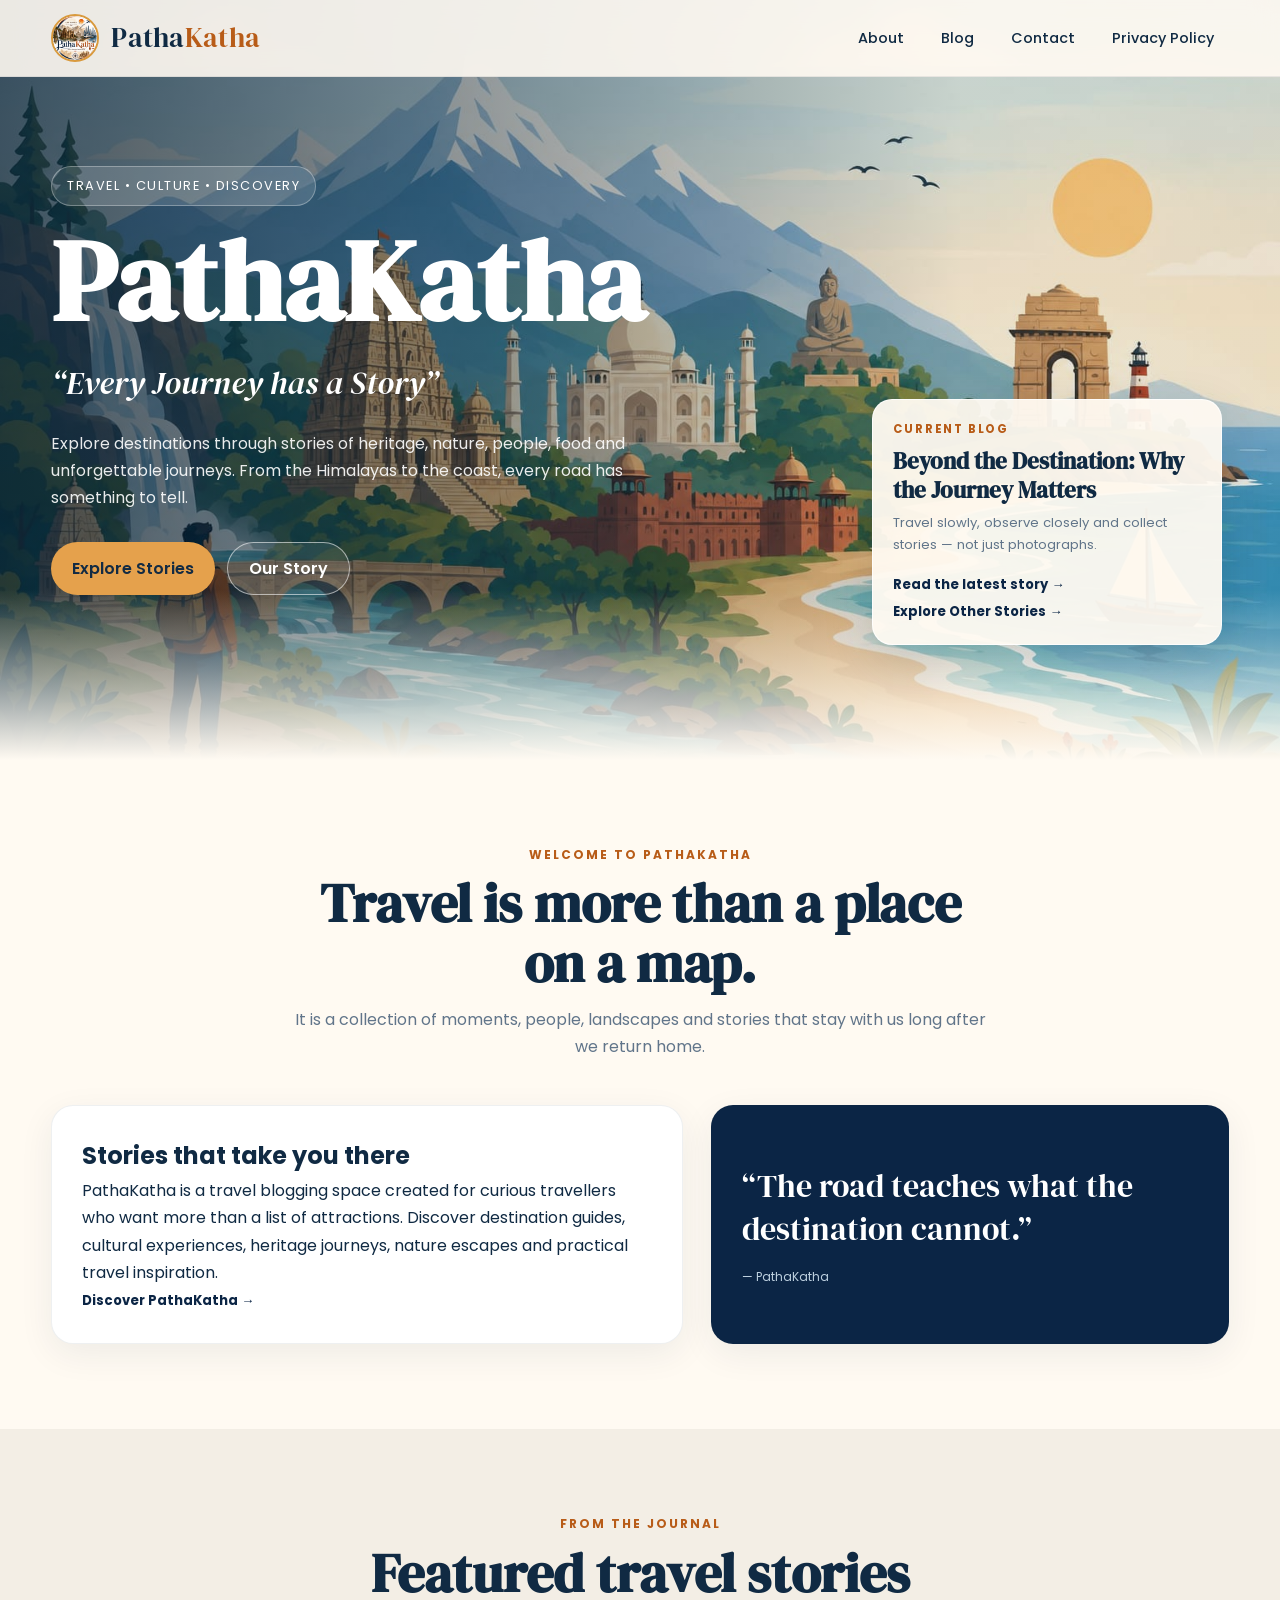
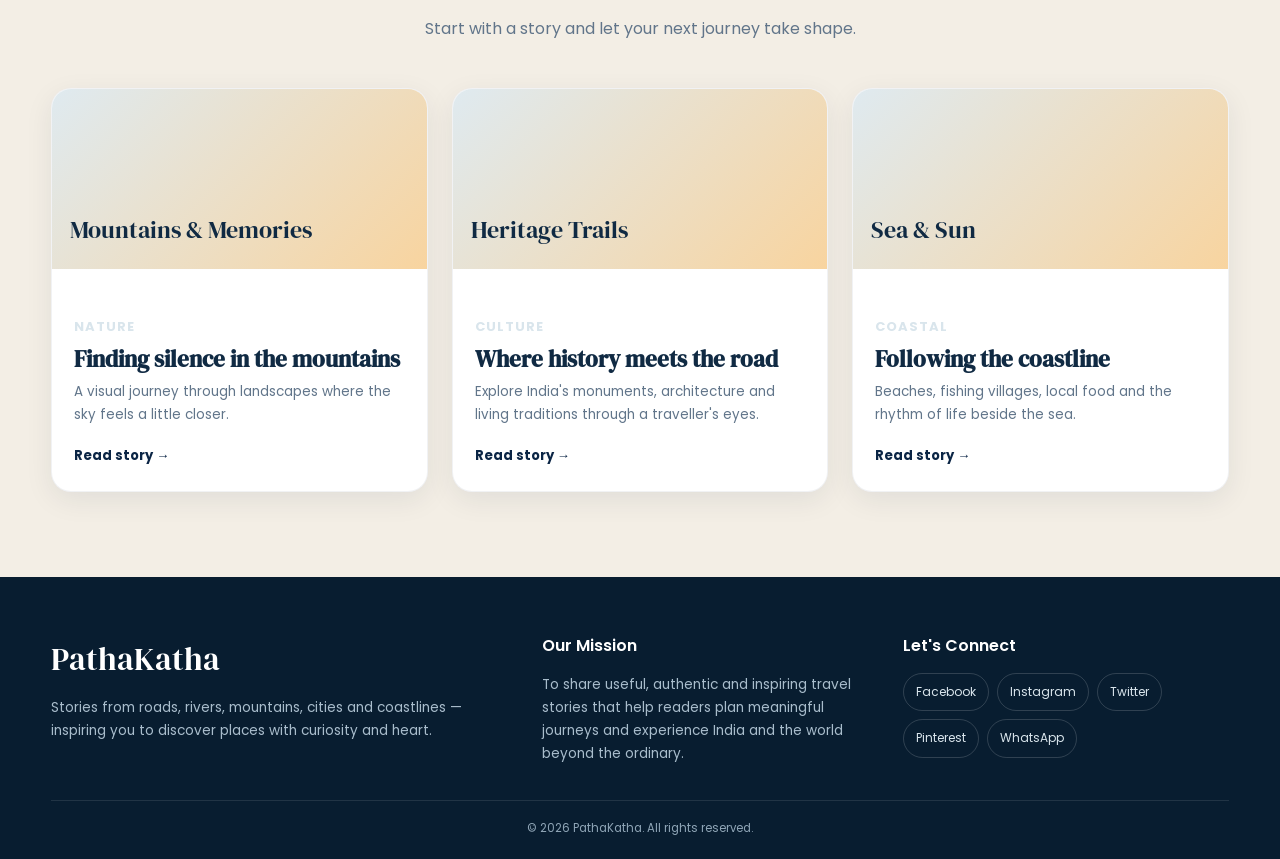
<file: index.html>
<!DOCTYPE html>
<html lang="en">
<head>
  <!-- Google tag (gtag.js) -->
<script async src="https://www.googletagmanager.com/gtag/js?id=G-SGMD348HNW"></script>
<script>
  window.dataLayer = window.dataLayer || [];
  function gtag(){dataLayer.push(arguments);}
  gtag('js', new Date());

  gtag('config', 'G-SGMD348HNW');
</script>
<meta charset="UTF-8">
<meta name="viewport" content="width=device-width, initial-scale=1.0">
<title>PathaKatha | Every Journey has a Story</title>
<meta name="description" content="PathaKatha travel blog — inspiring travel stories, India travel guides, culture, heritage, mountains, beaches and nature.">
<meta name="keywords" content="travel blog, PathaKatha, India travel, travel stories, Indian destinations, travel guide, tourism, heritage, mountains, beaches, culture">
<meta name="robots" content="index, follow">
<link rel="canonical" href="https://example.com/PathaKatha-|-every-journey-has-a-story.html">
<link rel="icon" type="image/jpeg" href="Icon.jpeg">
<link rel="stylesheet" href="style.css">
</head>
<body>
<header class="site-header">
  <div class="container navbar">
    <a class="brand" href="index.html" aria-label="PathaKatha Home">
      <img src="Icon.jpeg" alt="PathaKatha travel blog logo">
      <span class="brand-name">Patha<span>Katha</span></span>
    </a>
    <button class="menu-toggle" aria-label="Open navigation" aria-expanded="false" onclick="toggleMenu()">☰</button>
    <nav aria-label="Main navigation">
      <ul class="nav-links" id="navLinks">
        <li><a href="about.html">About</a></li>
        <li><a href="menu-blog.html">Blog</a></li>
        <li><a href="contact.html">Contact</a></li>
        <li><a href="privacy.html">Privacy Policy</a></li>
      </ul>
    </nav>
  </div>
</header>

<main>
<section class="hero" aria-label="PathaKatha travel stories">
  <div class="container">
    <div class="hero-content">
      <div class="eyebrow">Travel • Culture • Discovery</div>
      <h1>PathaKatha</h1>
      <div class="hero-subtitle">“Every Journey has a Story”</div>
      <p class="hero-copy">Explore destinations through stories of heritage, nature, people, food and unforgettable journeys. From the Himalayas to the coast, every road has something to tell.</p>
      <div class="cta-row">
        <a class="btn btn-primary" href="blog.html">Explore Stories</a>
        <a class="btn btn-light" href="about.html">Our Story</a>
      </div>
    </div>
  </div>
  <aside class="current-blog" aria-label="Current Blog">
    <div class="current-label">Current Blog</div>
    <h3>Beyond the Destination: Why the Journey Matters</h3>
    <p>Travel slowly, observe closely and collect stories — not just photographs.</p>
    <a class="read-link" href="blog.html">Read the latest story →</a><br>
<a class="read-link" href="menu-blog.html">Explore Other Stories →</a>
  </aside>
</section>

<section class="section">
  <div class="container">
    <div class="section-title">
      <div class="kicker">Welcome to PathaKatha</div>
      <h2>Travel is more than a place on a map.</h2>
      <p>It is a collection of moments, people, landscapes and stories that stay with us long after we return home.</p>
    </div>
    <div class="intro-grid">
      <article class="card">
        <h2>Stories that take you there</h2>
        <p>PathaKatha is a travel blogging space created for curious travellers who want more than a list of attractions. Discover destination guides, cultural experiences, heritage journeys, nature escapes and practical travel inspiration.</p>
        <a class="read-link" href="about.html">Discover PathaKatha →</a>
      </article>
      <article class="card quote-card">
        <blockquote>“The road teaches what the destination cannot.”<cite>— PathaKatha</cite></blockquote>
      </article>
    </div>
  </div>
</section>

<section class="section" style="background:#f3eee5">
  <div class="container">
    <div class="section-title">
      <div class="kicker">From the Journal</div>
      <h2>Featured travel stories</h2>
      <p>Start with a story and let your next journey take shape.</p>
    </div>
    <div class="blog-grid">
      <article class="blog-card"><div class="blog-thumb">Mountains & Memories</div><div class="blog-body"><div class="blog-meta">Nature</div><h3>Finding silence in the mountains</h3><p>A visual journey through landscapes where the sky feels a little closer.</p><a class="read-link" href="blog.html">Read story →</a></div></article>
      <article class="blog-card"><div class="blog-thumb">Heritage Trails</div><div class="blog-body"><div class="blog-meta">Culture</div><h3>Where history meets the road</h3><p>Explore India's monuments, architecture and living traditions through a traveller's eyes.</p><a class="read-link" href="blog.html">Read story →</a></div></article>
      <article class="blog-card"><div class="blog-thumb">Sea & Sun</div><div class="blog-body"><div class="blog-meta">Coastal</div><h3>Following the coastline</h3><p>Beaches, fishing villages, local food and the rhythm of life beside the sea.</p><a class="read-link" href="blog.html">Read story →</a></div></article>
    </div>
  </div>
</section>
</main>
<footer>
  <div class="container">
    <div class="footer-grid">
      <div>
        <div class="footer-brand">PathaKatha</div>
        <p class="footer-text">Stories from roads, rivers, mountains, cities and coastlines — inspiring you to discover places with curiosity and heart.</p>
      </div>
      <div>
        <div class="footer-title">Our Mission</div>
        <p class="footer-text">To share useful, authentic and inspiring travel stories that help readers plan meaningful journeys and experience India and the world beyond the ordinary.</p>
      </div>
      <div>
        <div class="footer-title">Let's Connect</div>
        <div class="socials">
          <a href="#" aria-label="Facebook">Facebook</a>
          <a href="#" aria-label="Instagram">Instagram</a>
          <a href="#" aria-label="Twitter">Twitter</a>
          <a href="#" aria-label="Pinterest">Pinterest</a>
          <a href="#" aria-label="WhatsApp Channel">WhatsApp</a>
        </div>
      </div>
    </div>
    <div class="footer-bottom">© 2026 PathaKatha. All rights reserved.</div>
  </div>
</footer>
<script>
function toggleMenu(){
  const nav=document.getElementById('navLinks');
  const btn=document.querySelector('.menu-toggle');
  nav.classList.toggle('show');
  btn.setAttribute('aria-expanded', nav.classList.contains('show'));
}
</script>
</body>
</html>
</file>
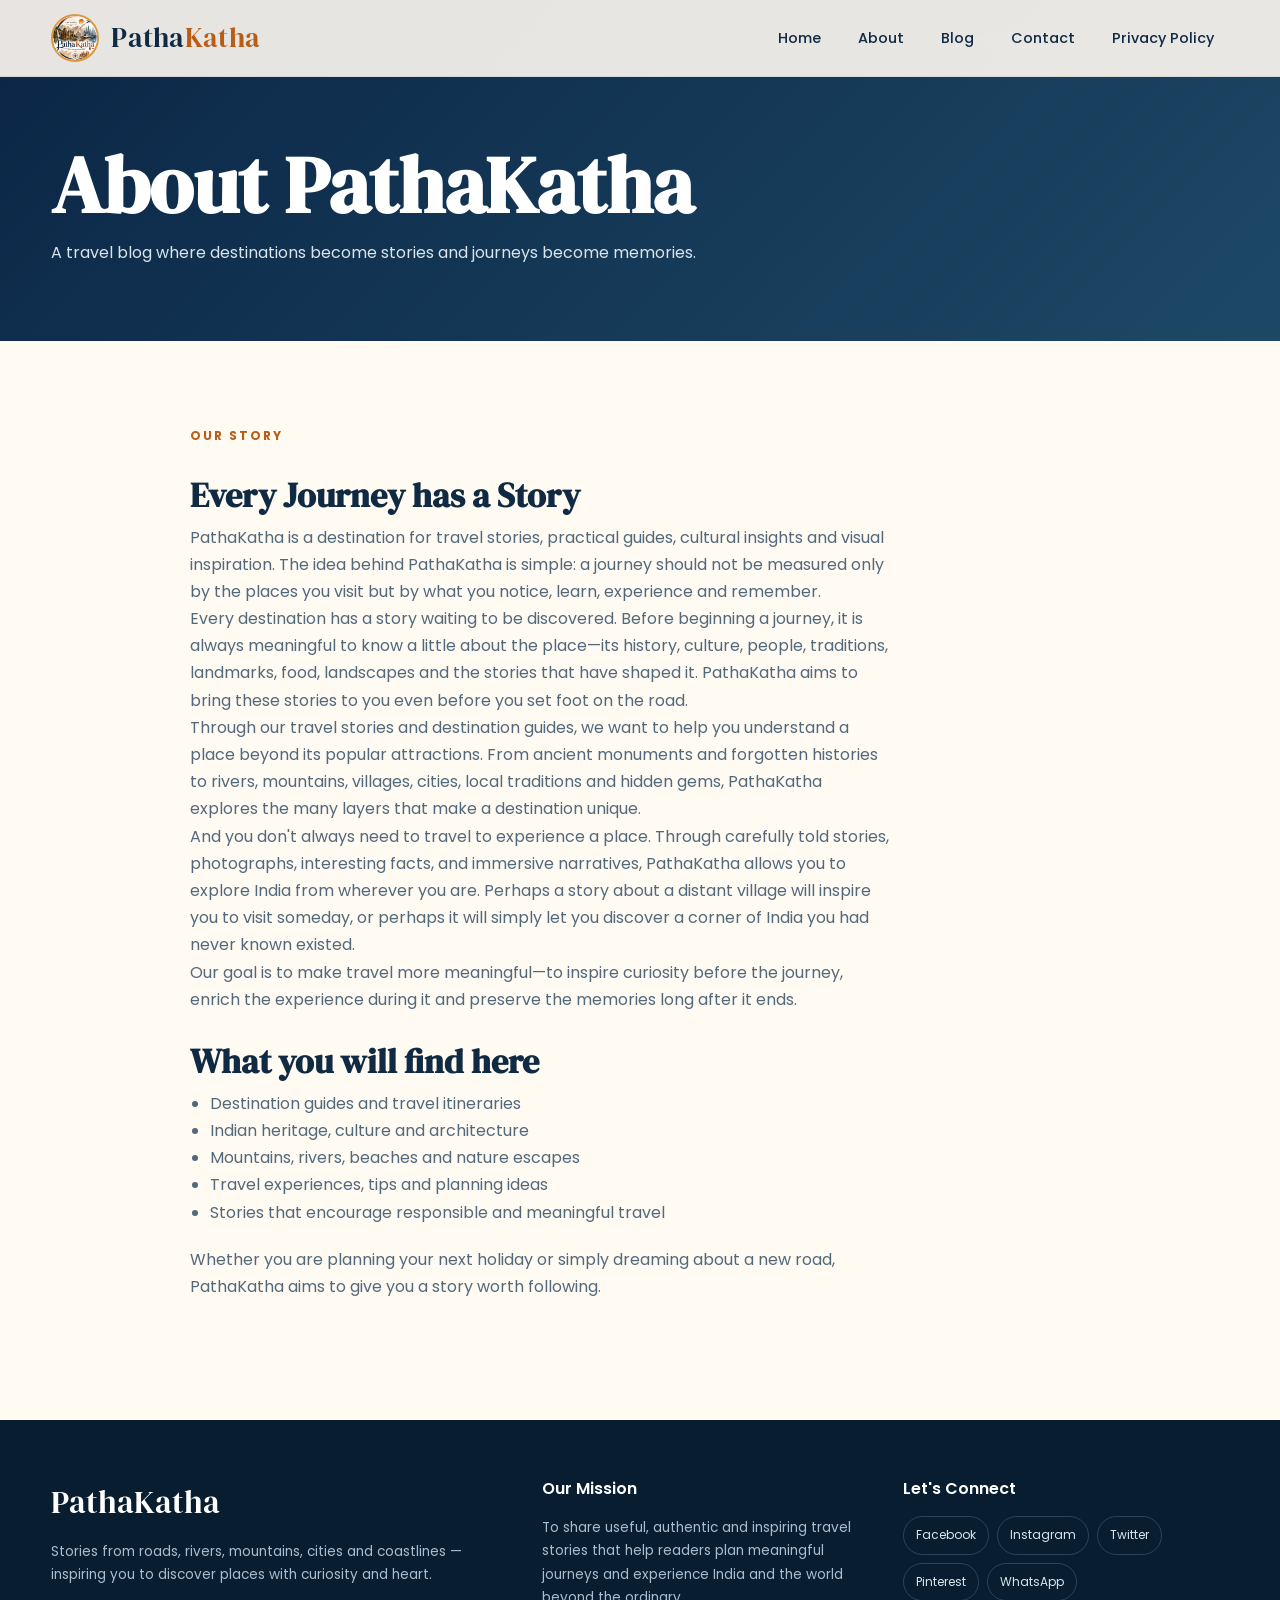
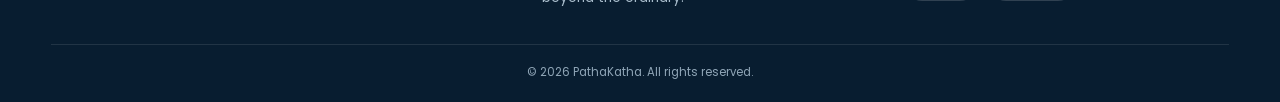
<file: about.html>
<!DOCTYPE html>
<html lang="en">
<head>
  <!-- Google tag (gtag.js) -->
<script async src="https://www.googletagmanager.com/gtag/js?id=G-SGMD348HNW"></script>
<script>
  window.dataLayer = window.dataLayer || [];
  function gtag(){dataLayer.push(arguments);}
  gtag('js', new Date());

  gtag('config', 'G-SGMD348HNW');
</script>
<meta charset="UTF-8">
<meta name="viewport" content="width=device-width, initial-scale=1.0">
<title>About PathaKatha</title>
<meta name="description" content="Learn about PathaKatha, a travel blog focused on destination stories, Indian culture, heritage and meaningful journeys.">
<meta name="keywords" content="travel blog, PathaKatha, India travel, travel stories, Indian destinations, travel guide, tourism, heritage, mountains, beaches, culture">
<meta name="robots" content="index, follow">
<link rel="canonical" href="https://example.com/about-yatrakatha.html">
<link rel="icon" type="image/jpeg" href="Icon.jpeg">
<link rel="stylesheet" href="style.css">
</head>
<body>
<header class="site-header">
  <div class="container navbar">
    <a class="brand" href="index.html" aria-label="PathaKatha Home">
      <img src="Icon.jpeg" alt="PathaKatha travel blog logo">
      <span class="brand-name">Patha<span>Katha</span></span>
    </a>
    <button class="menu-toggle" aria-label="Open navigation" aria-expanded="false" onclick="toggleMenu()">☰</button>
    <nav aria-label="Main navigation">
      <ul class="nav-links" id="navLinks">
<li><a href="index.html">Home</a></li>
        <li><a href="about.html">About</a></li>
        <li><a href="menu-blog.html">Blog</a></li>
        <li><a href="contact.html">Contact</a></li>
        <li><a href="privacy.html">Privacy Policy</a></li>
      </ul>
    </nav>
  </div>
</header>

<main>
<section class="page-hero"><div class="container"><h1>About PathaKatha</h1><p>A travel blog where destinations become stories and journeys become memories.</p></div></section>
<section class="section"><div class="container content">
  <div class="section-title" style="text-align:left;margin:0 0 35px"><div class="kicker">Our Story</div><h2>Every Journey has a Story</h2><p>PathaKatha is a destination for travel stories, practical guides, cultural insights and visual inspiration. The idea behind PathaKatha is simple: a journey should not be measured only by the places you visit but by what you notice, learn, experience and remember.<br>

Every destination has a story waiting to be discovered. Before beginning a journey, it is always meaningful to know a little about the place—its history, culture, people, traditions, landmarks, food, landscapes and the stories that have shaped it. PathaKatha aims to bring these stories to you even before you set foot on the road.<br>

Through our travel stories and destination guides, we want to help you understand a place beyond its popular attractions. From ancient monuments and forgotten histories to rivers, mountains, villages, cities, local traditions and hidden gems, PathaKatha explores the many layers that make a destination unique.<br>

And you don't always need to travel to experience a place. Through carefully told stories, photographs, interesting facts, and immersive narratives, PathaKatha allows you to explore India from wherever you are. Perhaps a story about a distant village will inspire you to visit someday, or perhaps it will simply let you discover a corner of India you had never known existed.<br>

Our goal is to make travel more meaningful—to inspire curiosity before the journey, enrich the experience during it and preserve the memories long after it ends.
</p>
  <h2>What you will find here</h2>
  <ul><li>Destination guides and travel itineraries</li><li>Indian heritage, culture and architecture</li><li>Mountains, rivers, beaches and nature escapes</li><li>Travel experiences, tips and planning ideas</li><li>Stories that encourage responsible and meaningful travel</li></ul>
  <p>Whether you are planning your next holiday or simply dreaming about a new road, PathaKatha aims to give you a story worth following.</p>
</div></section>
</main>
<footer>
  <div class="container">
    <div class="footer-grid">
      <div>
        <div class="footer-brand">PathaKatha</div>
        <p class="footer-text">Stories from roads, rivers, mountains, cities and coastlines — inspiring you to discover places with curiosity and heart.</p>
      </div>
      <div>
        <div class="footer-title">Our Mission</div>
        <p class="footer-text">To share useful, authentic and inspiring travel stories that help readers plan meaningful journeys and experience India and the world beyond the ordinary.</p>
      </div>
      <div>
        <div class="footer-title">Let's Connect</div>
        <div class="socials">
          <a href="#" aria-label="Facebook">Facebook</a>
          <a href="#" aria-label="Instagram">Instagram</a>
          <a href="#" aria-label="Twitter">Twitter</a>
          <a href="#" aria-label="Pinterest">Pinterest</a>
          <a href="#" aria-label="WhatsApp Channel">WhatsApp</a>
        </div>
      </div>
    </div>
    <div class="footer-bottom">© 2026 PathaKatha. All rights reserved.</div>
  </div>
</footer>
<script>
function toggleMenu(){
  const nav=document.getElementById('navLinks');
  const btn=document.querySelector('.menu-toggle');
  nav.classList.toggle('show');
  btn.setAttribute('aria-expanded', nav.classList.contains('show'));
}
</script>
</body>
</html>
</file>
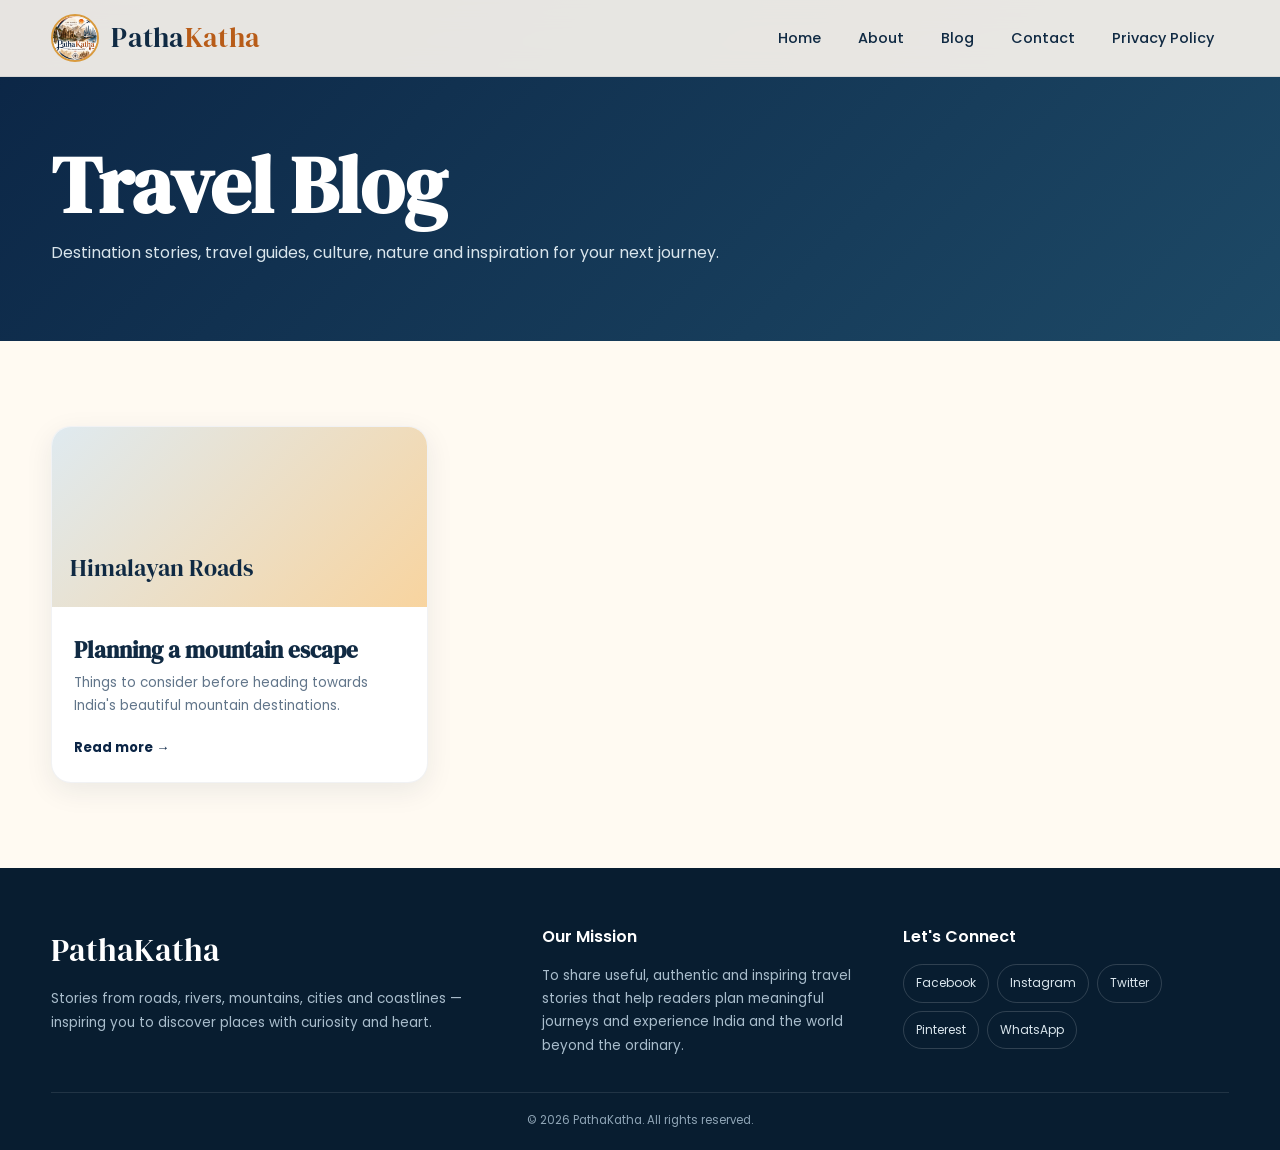
<file: adventure.html>
<!DOCTYPE html>
<html lang="en">
<head>
  <!-- Google tag (gtag.js) -->
<script async src="https://www.googletagmanager.com/gtag/js?id=G-SGMD348HNW"></script>
<script>
  window.dataLayer = window.dataLayer || [];
  function gtag(){dataLayer.push(arguments);}
  gtag('js', new Date());

  gtag('config', 'G-SGMD348HNW');
</script>
<meta charset="UTF-8">
<meta name="viewport" content="width=device-width, initial-scale=1.0">
<title>PathaKatha Travel Blog</title>
<meta name="description" content="Read PathaKatha travel stories, destination guides, travel tips, Indian heritage, nature and coastal journeys.">
<meta name="keywords" content="travel blog, PathaKatha, India travel, travel stories, Indian destinations, travel guide, tourism, heritage, mountains, beaches, culture">
<meta name="robots" content="index, follow">
<link rel="canonical" href="https://example.com/yatrakatha-travel-blog.html">
<link rel="icon" type="image/jpeg" href="Icon.jpeg">
<link rel="stylesheet" href="style.css">
</head>
<body>
<header class="site-header">
  <div class="container navbar">
    <a class="brand" href="index.html" aria-label="PathaKatha Home">
      <img src="Icon.jpeg" alt="PathaKatha travel blog logo">
      <span class="brand-name">Patha<span>Katha</span></span>
    </a>
    <button class="menu-toggle" aria-label="Open navigation" aria-expanded="false" onclick="toggleMenu()">☰</button>
    <nav aria-label="Main navigation">
      <ul class="nav-links" id="navLinks">
<li><a href="index.html">Home</a></li>
        <li><a href="about.html">About</a></li>
        <li><a href="menu-blog.html">Blog</a></li>
        <li><a href="contact.html">Contact</a></li>
        <li><a href="privacy.html">Privacy Policy</a></li>
      </ul>
    </nav>
  </div>
</header>

<main>
<section class="page-hero"><div class="container"><h1>Travel Blog</h1><p>Destination stories, travel guides, culture, nature and inspiration for your next journey.</p></div></section>
<section class="section"><div class="container">
  <div class="blog-grid">
    <article class="blog-card"><div class="blog-thumb">Himalayan Roads</div><div class="blog-body"><h3>Planning a mountain escape</h3><p>Things to consider before heading towards India's beautiful mountain destinations.</p><a class="read-link" href="blog-post.html">Read more →</a></div></article>
   </div></section>
</main>
<footer>
  <div class="container">
    <div class="footer-grid">
      <div>
        <div class="footer-brand">PathaKatha</div>
        <p class="footer-text">Stories from roads, rivers, mountains, cities and coastlines — inspiring you to discover places with curiosity and heart.</p>
      </div>
      <div>
        <div class="footer-title">Our Mission</div>
        <p class="footer-text">To share useful, authentic and inspiring travel stories that help readers plan meaningful journeys and experience India and the world beyond the ordinary.</p>
      </div>
      <div>
        <div class="footer-title">Let's Connect</div>
        <div class="socials">
          <a href="#" aria-label="Facebook">Facebook</a>
          <a href="#" aria-label="Instagram">Instagram</a>
          <a href="#" aria-label="Twitter">Twitter</a>
          <a href="#" aria-label="Pinterest">Pinterest</a>
          <a href="#" aria-label="WhatsApp Channel">WhatsApp</a>
        </div>
      </div>
    </div>
    <div class="footer-bottom">© 2026 PathaKatha. All rights reserved.</div>
  </div>
</footer>
<script>
function toggleMenu(){
  const nav=document.getElementById('navLinks');
  const btn=document.querySelector('.menu-toggle');
  nav.classList.toggle('show');
  btn.setAttribute('aria-expanded', nav.classList.contains('show'));
}
</script>
</body>
</html>
</file>
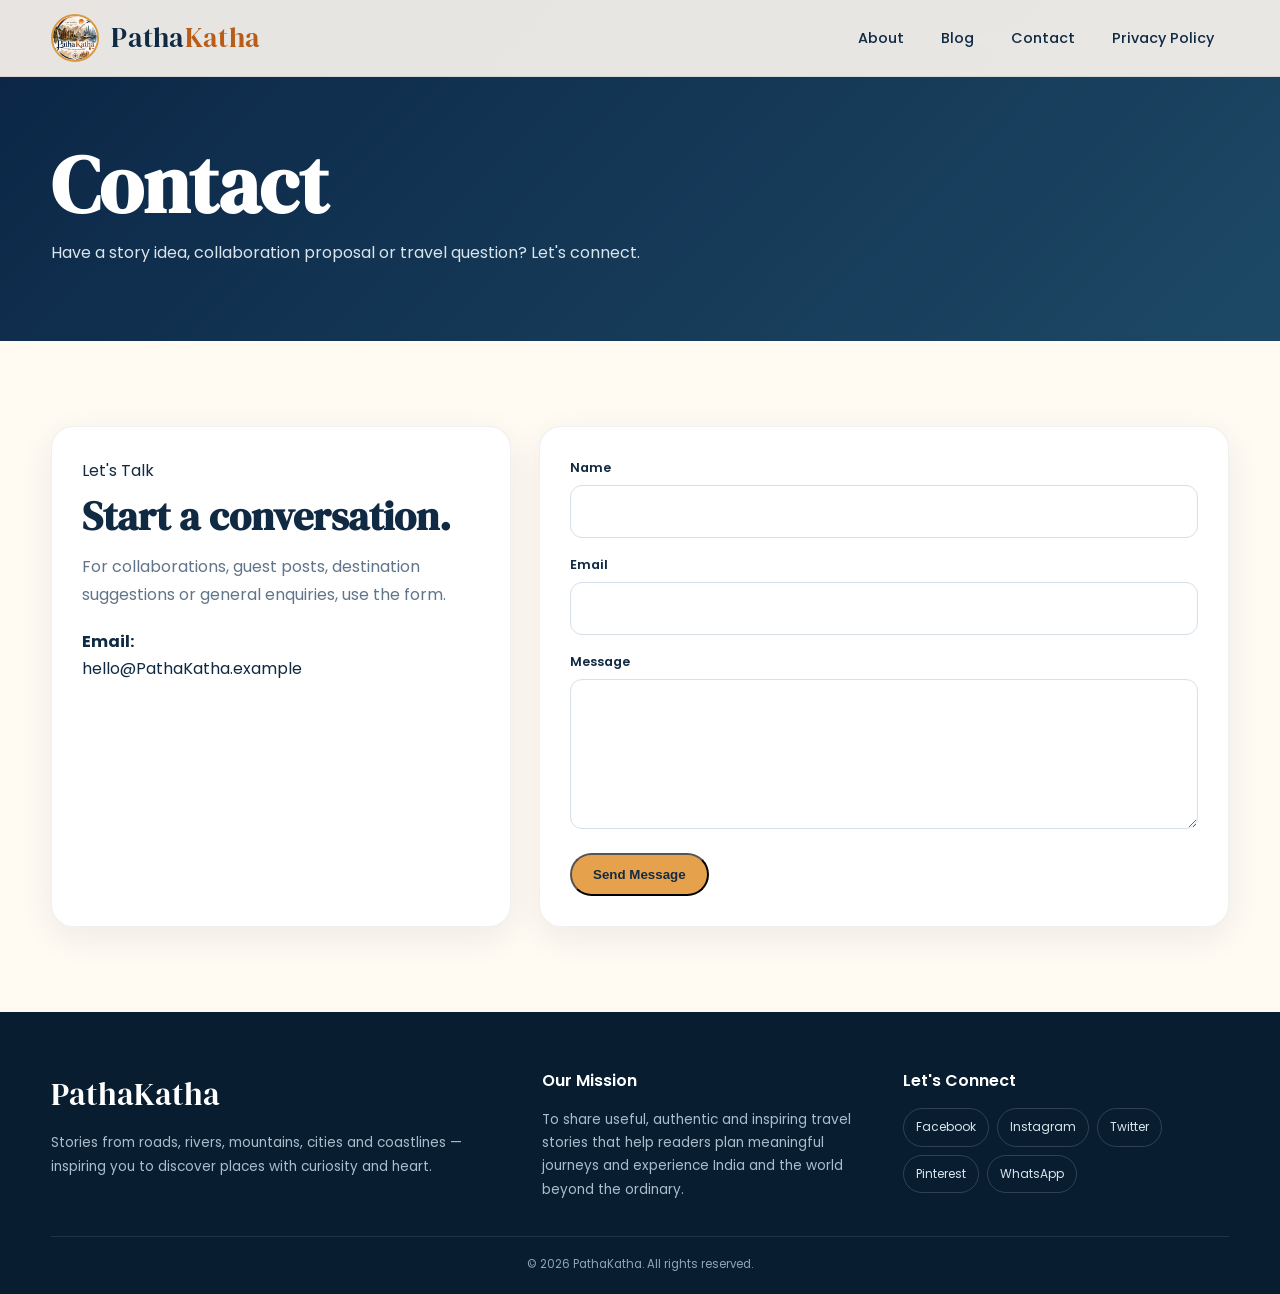
<file: contact.html>
<!DOCTYPE html>
<html lang="en">
<head>
  <!-- Google tag (gtag.js) -->
<script async src="https://www.googletagmanager.com/gtag/js?id=G-SGMD348HNW"></script>
<script>
  window.dataLayer = window.dataLayer || [];
  function gtag(){dataLayer.push(arguments);}
  gtag('js', new Date());

  gtag('config', 'G-SGMD348HNW');
</script>
<meta charset="UTF-8">
<meta name="viewport" content="width=device-width, initial-scale=1.0">
<title>Contact PathaKatha</title>
<meta name="description" content="Contact PathaKatha for travel collaborations, guest posts, destination suggestions and enquiries.">
<meta name="keywords" content="travel blog, PathaKatha, India travel, travel stories, Indian destinations, travel guide, tourism, heritage, mountains, beaches, culture">
<meta name="robots" content="index, follow">
<link rel="canonical" href="https://example.com/contact-yatrakatha.html">
<link rel="stylesheet" href="style.css">
</head>
<body>
<header class="site-header">
  <div class="container navbar">
    <a class="brand" href="index.html" aria-label="PathaKathaKatha Home">
      <img src="Icon.jpeg" alt="PathaKatha travel blog logo">
      <span class="brand-name">Patha<span>Katha</span></span>
    </a>
    <button class="menu-toggle" aria-label="Open navigation" aria-expanded="false" onclick="toggleMenu()">☰</button>
    <nav aria-label="Main navigation">
      <ul class="nav-links" id="navLinks">
        <li><a href="about.html">About</a></li>
        <li><a href="menu-blog.html">Blog</a></li>
        <li><a href="contact.html">Contact</a></li>
        <li><a href="privacy.html">Privacy Policy</a></li>
      </ul>
    </nav>
  </div>
</header>

<main>
<section class="page-hero"><div class="container"><h1>Contact</h1><p>Have a story idea, collaboration proposal or travel question? Let's connect.</p></div></section>
<section class="section"><div class="container contact-grid">
  <div class="card"><div class="kicker">Let's Talk</div><h2 style="font-family:'DM Serif Display',serif;font-size:2.5rem;line-height:1.1;margin:10px 0 15px">Start a conversation.</h2><p style="color:var(--muted)">For collaborations, guest posts, destination suggestions or general enquiries, use the form.</p><p style="margin-top:20px"><strong>Email:</strong><br>hello@PathaKatha.example</p></div>
  <form class="card" action="#" method="post">
    <div class="form-group"><label for="name">Name</label><input id="name" name="name" type="text" required></div>
    <div class="form-group"><label for="email">Email</label><input id="email" name="email" type="email" required></div>
    <div class="form-group"><label for="message">Message</label><textarea id="message" name="message" required></textarea></div>
    <button class="btn btn-primary" type="submit">Send Message</button>
  </form>
</div></section>
</main>
<footer>
  <div class="container">
    <div class="footer-grid">
      <div>
        <div class="footer-brand">PathaKatha</div>
        <p class="footer-text">Stories from roads, rivers, mountains, cities and coastlines — inspiring you to discover places with curiosity and heart.</p>
      </div>
      <div>
        <div class="footer-title">Our Mission</div>
        <p class="footer-text">To share useful, authentic and inspiring travel stories that help readers plan meaningful journeys and experience India and the world beyond the ordinary.</p>
      </div>
      <div>
        <div class="footer-title">Let's Connect</div>
        <div class="socials">
          <a href="#" aria-label="Facebook">Facebook</a>
          <a href="#" aria-label="Instagram">Instagram</a>
          <a href="#" aria-label="Twitter">Twitter</a>
          <a href="#" aria-label="Pinterest">Pinterest</a>
          <a href="#" aria-label="WhatsApp Channel">WhatsApp</a>
        </div>
      </div>
    </div>
    <div class="footer-bottom">© 2026 PathaKatha. All rights reserved.</div>
  </div>
</footer>
<script>
function toggleMenu(){
  const nav=document.getElementById('navLinks');
  const btn=document.querySelector('.menu-toggle');
  nav.classList.toggle('show');
  btn.setAttribute('aria-expanded', nav.classList.contains('show'));
}
</script>
</body>
</html>
</file>
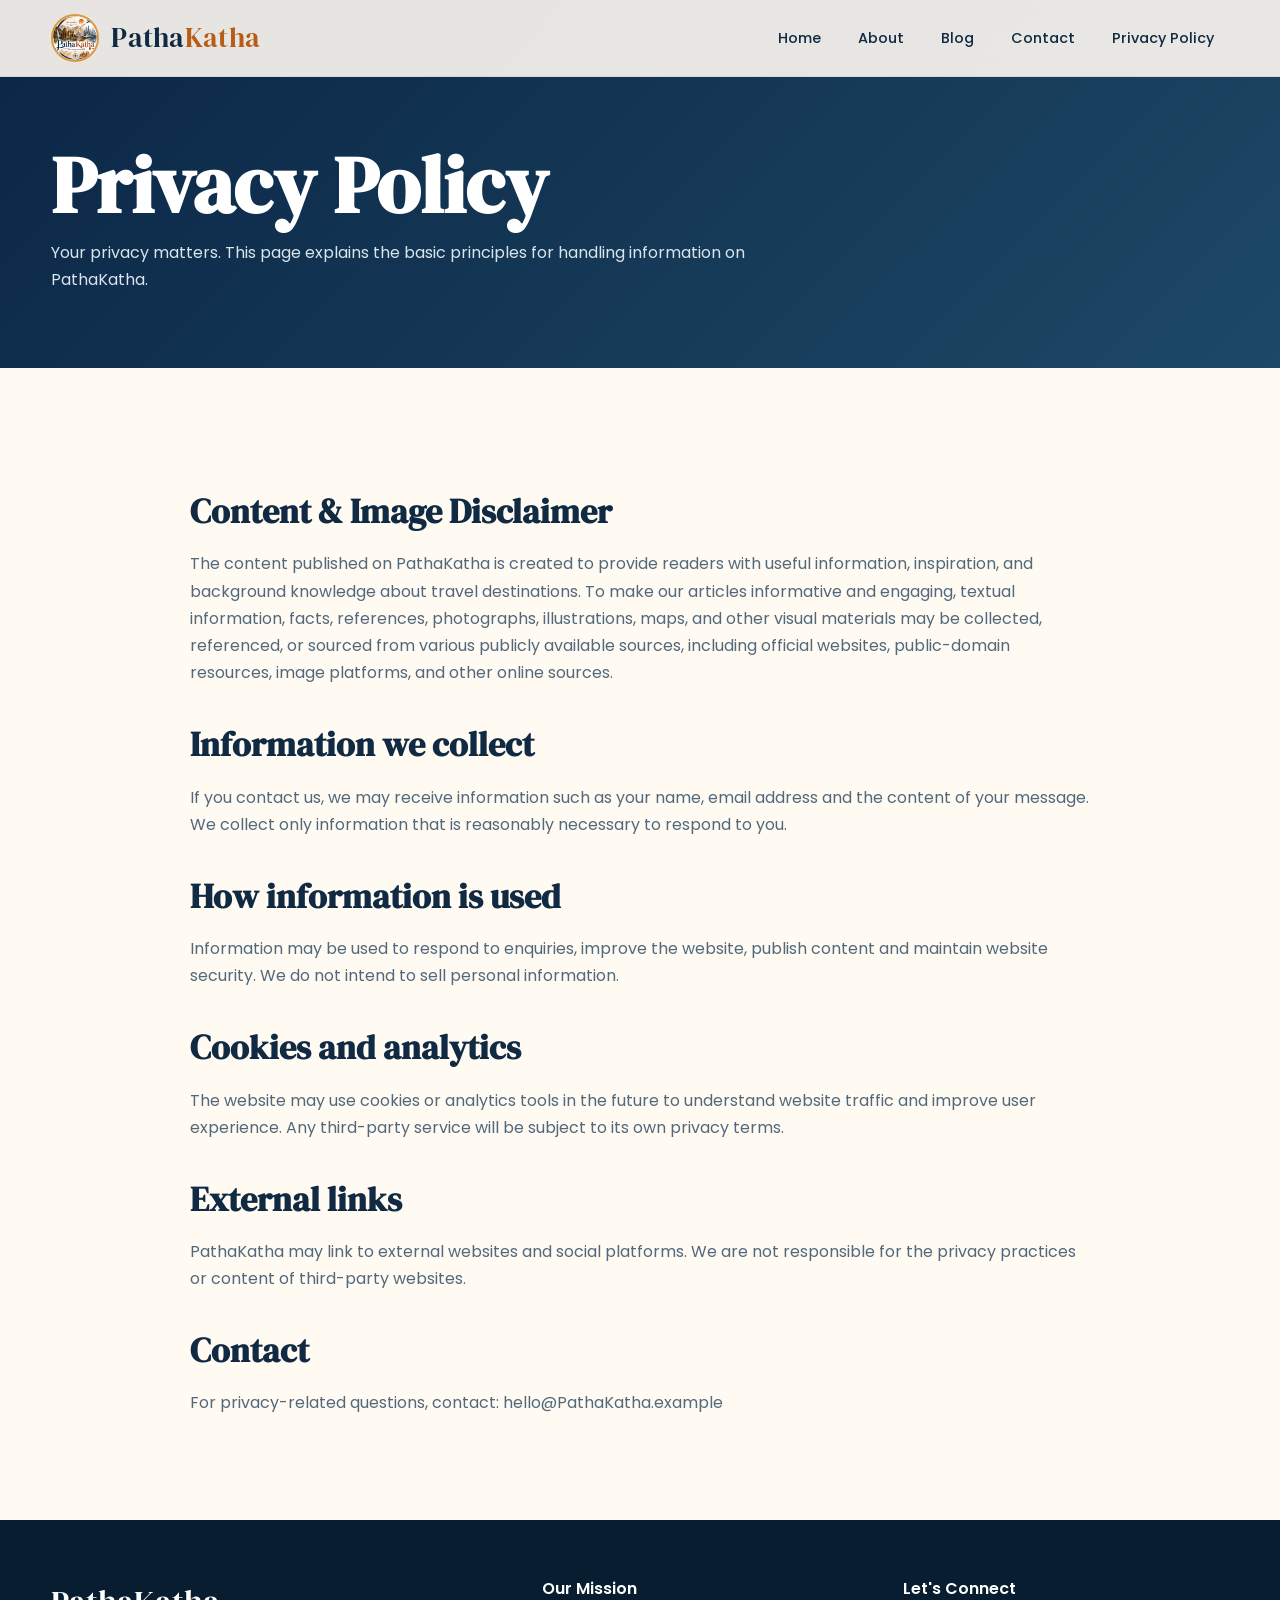
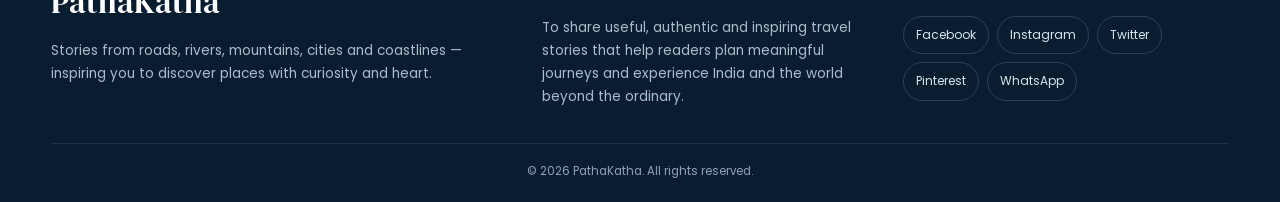
<file: privacy.html>
<!DOCTYPE html>
<html lang="en">
<head>
  <!-- Google tag (gtag.js) -->
<script async src="https://www.googletagmanager.com/gtag/js?id=G-SGMD348HNW"></script>
<script>
  window.dataLayer = window.dataLayer || [];
  function gtag(){dataLayer.push(arguments);}
  gtag('js', new Date());

  gtag('config', 'G-SGMD348HNW');
</script>
<meta charset="UTF-8">
<meta name="viewport" content="width=device-width, initial-scale=1.0">
<title>Privacy Policy | PathaKatha</title>
<meta name="description" content="PathaKatha privacy policy and information about data, cookies, external links and enquiries.">
<meta name="keywords" content="travel blog, PathaKatha, India travel, travel stories, Indian destinations, travel guide, tourism, heritage, mountains, beaches, culture">
<meta name="robots" content="index, follow">
<link rel="canonical" href="https://example.com/privacy-policy-|-yatrakatha.html">
<link rel="icon" type="image/jpeg" href="Icon.jpeg">
<link rel="stylesheet" href="style.css">
</head>
<body>
<header class="site-header">
  <div class="container navbar">
    <a class="brand" href="index.html" aria-label="PathaKatha Home">
      <img src="Icon.jpeg" alt="PathaKatha travel blog logo">
      <span class="brand-name">Patha<span>Katha</span></span>
    </a>
    <button class="menu-toggle" aria-label="Open navigation" aria-expanded="false" onclick="toggleMenu()">☰</button>
    <nav aria-label="Main navigation">
      <ul class="nav-links" id="navLinks">
<li><a href="index.html">Home</a></li>
        <li><a href="about.html">About</a></li>
        <li><a href="menu-blog.html">Blog</a></li>
        <li><a href="contact.html">Contact</a></li>
        <li><a href="privacy.html">Privacy Policy</a></li>
      </ul>
    </nav>
  </div>
</header>

<main>
<section class="page-hero"><div class="container"><h1>Privacy Policy</h1><p>Your privacy matters. This page explains the basic principles for handling information on PathaKatha.</p></div></section>
<section class="section"><div class="container content">

<h2>Content & Image Disclaimer</h2>
  <p>The content published on PathaKatha is created to provide readers with useful information, inspiration, and background knowledge about travel destinations. To make our articles informative and engaging, textual information, facts, references, photographs, illustrations, maps, and other visual materials may be collected, referenced, or sourced from various publicly available sources, including official websites, public-domain resources, image platforms, and other online sources.</p>
  <h2>Information we collect</h2>
  <p>If you contact us, we may receive information such as your name, email address and the content of your message. We collect only information that is reasonably necessary to respond to you.</p>
  <h2>How information is used</h2>
  <p>Information may be used to respond to enquiries, improve the website, publish content and maintain website security. We do not intend to sell personal information.</p>
  <h2>Cookies and analytics</h2>
  <p>The website may use cookies or analytics tools in the future to understand website traffic and improve user experience. Any third-party service will be subject to its own privacy terms.</p>
  <h2>External links</h2>
  <p>PathaKatha may link to external websites and social platforms. We are not responsible for the privacy practices or content of third-party websites.</p>
  <h2>Contact</h2>
  <p>For privacy-related questions, contact: hello@PathaKatha.example</p>
</div></section>
</main>
<footer>
  <div class="container">
    <div class="footer-grid">
      <div>
        <div class="footer-brand">PathaKatha</div>
        <p class="footer-text">Stories from roads, rivers, mountains, cities and coastlines — inspiring you to discover places with curiosity and heart.</p>
      </div>
      <div>
        <div class="footer-title">Our Mission</div>
        <p class="footer-text">To share useful, authentic and inspiring travel stories that help readers plan meaningful journeys and experience India and the world beyond the ordinary.</p>
      </div>
      <div>
        <div class="footer-title">Let's Connect</div>
        <div class="socials">
          <a href="#" aria-label="Facebook">Facebook</a>
          <a href="#" aria-label="Instagram">Instagram</a>
          <a href="#" aria-label="Twitter">Twitter</a>
          <a href="#" aria-label="Pinterest">Pinterest</a>
          <a href="#" aria-label="WhatsApp Channel">WhatsApp</a>
        </div>
      </div>
    </div>
    <div class="footer-bottom">© 2026 PathaKatha. All rights reserved.</div>
  </div>
</footer>
<script>
function toggleMenu(){
  const nav=document.getElementById('navLinks');
  const btn=document.querySelector('.menu-toggle');
  nav.classList.toggle('show');
  btn.setAttribute('aria-expanded', nav.classList.contains('show'));
}
</script>
</body>
</html>
</file>
<file: style.css>
@import url('https://fonts.googleapis.com/css2?family=DM+Serif+Display&family=Poppins:wght@300;400;500;600;700&display=swap');

:root{
  --ink:#102a43;
  --navy:#0b2545;
  --saffron:#b85c18;
  --gold:#d99a3d;
  --cream:#fffaf2;
  --white:#fff;
  --muted:#61758a;
  --shadow:0 18px 50px rgba(8,35,58,.16);
  --radius:22px;
}

*{box-sizing:border-box;margin:0;padding:0}
html{scroll-behavior:smooth}
body{
  font-family:'Poppins',sans-serif;
  color:var(--ink);
  background:var(--cream);
  line-height:1.7;
}
a{text-decoration:none;color:inherit}
img{max-width:100%;display:block}
.container{width:min(1180px,92%);margin:auto}

/* Header */
.site-header{
  position:fixed;top:0;left:0;right:0;z-index:1000;
  background:rgba(255,250,242,.90);
  backdrop-filter:blur(14px);
  border-bottom:1px solid rgba(16,42,67,.08);
}
.navbar{min-height:76px;display:flex;align-items:center;justify-content:space-between;gap:25px}
.brand{display:flex;align-items:center;gap:12px}
.brand img{width:48px;height:48px;border-radius:50%;object-fit:cover;border:2px solid var(--gold)}
.brand-name{font-family:'DM Serif Display',serif;font-size:1.75rem;letter-spacing:.3px}
.brand-name span{color:var(--saffron)}
.nav-links{display:flex;align-items:center;gap:7px;list-style:none}
.nav-links a{
  display:block;padding:10px 15px;border-radius:30px;font-size:.9rem;font-weight:500;
}
.nav-links a:hover,.nav-links a.active{background:var(--navy);color:white}
.menu-toggle{display:none;border:0;background:transparent;font-size:1.7rem;color:var(--navy);cursor:pointer}

/* Home hero */
.hero{
  min-height:760px;
  padding-top:76px;
  display:flex;align-items:center;
  position:relative;overflow:hidden;
  background:
    linear-gradient(90deg,rgba(7,31,51,.74) 0%,rgba(7,31,51,.43) 38%,rgba(7,31,51,.08) 75%),
    url("Background.jpeg") center/cover no-repeat;
}
.hero::after{
  content:"";position:absolute;inset:auto 0 0;height:170px;
  background:linear-gradient(transparent,var(--cream));pointer-events:none;
}
.hero-content{position:relative;z-index:2;color:#fff;max-width:650px;padding:75px 0 150px}
.eyebrow{
  display:inline-flex;gap:9px;align-items:center;
  background:rgba(255,255,255,.14);border:1px solid rgba(255,255,255,.3);
  padding:8px 15px;border-radius:30px;font-size:.8rem;letter-spacing:1.5px;text-transform:uppercase;
}
.hero h1{font-family:'DM Serif Display',serif;font-size:clamp(4rem,9vw,7.5rem);line-height:.9;margin:24px 0 22px}
.hero h1 span{color:#f0ad55}
.hero-subtitle{font-family:'DM Serif Display',serif;font-style:italic;font-size:clamp(1.3rem,2.5vw,2rem);margin-bottom:20px}
.hero-copy{max-width:590px;color:rgba(255,255,255,.9);font-size:1rem}
.cta-row{display:flex;gap:12px;flex-wrap:wrap;margin-top:30px}
.btn{display:inline-flex;align-items:center;justify-content:center;padding:12px 21px;border-radius:30px;font-weight:600;transition:.25s}
.btn-primary{background:#e5a14c;color:#132b43}
.btn-primary:hover{transform:translateY(-2px);background:#f1b663}
.btn-light{border:1px solid rgba(255,255,255,.55);color:#fff;background:rgba(255,255,255,.08)}
.btn-light:hover{background:#fff;color:var(--navy)}

/* Current blog floating card */
.current-blog{
  position:absolute;right:4.5%;bottom:115px;z-index:5;width:min(350px,32vw);
  background:rgba(255,250,242,.95);color:var(--ink);border-radius:20px;
  padding:20px;box-shadow:var(--shadow);border:1px solid rgba(255,255,255,.8);
}
.current-label{font-size:.72rem;text-transform:uppercase;letter-spacing:1.8px;color:var(--saffron);font-weight:700}
.current-blog h3{font-family:'DM Serif Display',serif;font-size:1.45rem;line-height:1.25;margin:7px 0}
.current-blog p{font-size:.82rem;color:var(--muted);margin-bottom:13px}
.read-link{font-size:.82rem;font-weight:700;color:var(--navy)}
.read-link:hover{color:var(--saffron)}

/* Sections */
.section{padding:85px 0}
.section-title{text-align:center;max-width:700px;margin:0 auto 45px}
.section-title .kicker{color:var(--saffron);text-transform:uppercase;letter-spacing:2px;font-size:.75rem;font-weight:700}
.section-title h2{font-family:'DM Serif Display',serif;font-size:clamp(2.2rem,5vw,3.4rem);line-height:1.1;margin:9px 0 12px}
.section-title p{color:var(--muted)}
.intro-grid{display:grid;grid-template-columns:1.1fr .9fr;gap:28px;align-items:stretch}
.card{background:#fff;border:1px solid rgba(16,42,67,.07);border-radius:var(--radius);padding:30px;box-shadow:0 10px 35px rgba(16,42,67,.07)}
.quote-card{background:var(--navy);color:#fff;display:flex;align-items:center}
.quote-card blockquote{font-family:'DM Serif Display',serif;font-size:2rem;line-height:1.35}
.quote-card cite{display:block;font-family:'Poppins',sans-serif;font-style:normal;font-size:.75rem;color:#bdd0df;margin-top:18px}

/* Blog cards */
.blog-grid{display:grid;grid-template-columns:repeat(3,1fr);gap:24px}
.blog-card{background:#fff;border-radius:20px;overflow:hidden;box-shadow:0 8px 28px rgba(16,42,67,.08);border:1px solid rgba(16,42,67,.06)}
.blog-thumb{height:180px;background:linear-gradient(135deg,#dfeaf0,#f8d49f);display:flex;align-items:flex-end;padding:18px;font-family:'DM Serif Display',serif;font-size:1.5rem}
.blog-body{padding:22px}
.blog-meta{font-size:.72rem;color:var(--saffron);text-transform:uppercase;letter-spacing:1px;font-weight:700}
.blog-body h3{font-family:'DM Serif Display',serif;font-size:1.45rem;line-height:1.25;margin:7px 0}
.blog-body p{font-size:.84rem;color:var(--muted);margin-bottom:15px}

/* Page hero */
.page-hero{padding:145px 0 75px;background:linear-gradient(135deg,var(--navy),#1d4966);color:#fff}
.page-hero h1{font-family:'DM Serif Display',serif;font-size:clamp(3rem,7vw,5rem);line-height:1}
.page-hero p{max-width:700px;color:#d9e5ec;margin-top:14px}
.content{max-width:900px;margin:auto}
.content h2{font-family:'DM Serif Display',serif;font-size:2.1rem;margin:30px 0 10px}
.content p{color:#52697c;margin-bottom:18px}
.content ul{padding-left:20px;color:#52697c;margin-bottom:20px}

/* Contact */
.contact-grid{display:grid;grid-template-columns:.8fr 1.2fr;gap:28px}
.form-group{margin-bottom:16px}
.form-group label{display:block;font-size:.8rem;font-weight:600;margin-bottom:6px}
.form-group input,.form-group textarea{
  width:100%;border:1px solid #d7e0e7;border-radius:12px;padding:12px 14px;font:inherit;outline:none;background:#fff;
}
.form-group input:focus,.form-group textarea:focus{border-color:var(--gold);box-shadow:0 0 0 3px rgba(217,154,61,.12)}
.form-group textarea{min-height:150px;resize:vertical}

/* Footer */
footer{background:#081d30;color:#d9e5ec;padding:55px 0 20px}
.footer-grid{display:grid;grid-template-columns:1.4fr 1fr 1fr;gap:35px}
.footer-brand{font-family:'DM Serif Display',serif;font-size:2rem;color:#fff;margin-bottom:10px}
.footer-title{color:#fff;font-weight:600;margin-bottom:14px}
.footer-text{font-size:.85rem;color:#a9bdcc;max-width:420px}
.socials{display:flex;flex-wrap:wrap;gap:8px}
.socials a{border:1px solid rgba(255,255,255,.16);padding:8px 12px;border-radius:20px;font-size:.75rem}
.socials a:hover{background:#fff;color:var(--navy)}
.footer-bottom{border-top:1px solid rgba(255,255,255,.1);margin-top:35px;padding-top:18px;text-align:center;font-size:.72rem;color:#8fa5b6}

/* Responsive */
@media(max-width:900px){
  .menu-toggle{display:block}
  .nav-links{
    position:absolute;top:76px;left:4%;right:4%;display:none;flex-direction:column;align-items:stretch;
    background:#fff;padding:12px;border-radius:16px;box-shadow:var(--shadow)
  }
  .nav-links.show{display:flex}
  .nav-links a{text-align:center}
  .hero{min-height:850px;align-items:flex-start}
  .hero-content{padding-top:80px}
  .current-blog{left:4%;right:4%;bottom:80px;width:auto}
  .intro-grid,.contact-grid{grid-template-columns:1fr}
  .blog-grid{grid-template-columns:1fr 1fr}
  .footer-grid{grid-template-columns:1fr 1fr}
}
@media(max-width:600px){
  .brand-name{font-size:1.4rem}
  .brand img{width:42px;height:42px}
  .hero{min-height:900px;background-position:58% center}
  .hero-content{padding-top:60px}
  .hero h1{font-size:4.3rem}
  .hero-subtitle{font-size:1.35rem}
  .blog-grid,.footer-grid{grid-template-columns:1fr}
  .section{padding:65px 0}
  .card{padding:24px}
  .quote-card blockquote{font-size:1.65rem}
}

        /* =========================
           BLOG PAGE
        ========================= */

        .blog-hero {

            min-height: 620px;

            display: flex;

            align-items: flex-end;

            position: relative;

            background:
                linear-gradient(
                    to top,
                    rgba(5, 25, 42, .90),
                    rgba(5, 25, 42, .25),
                    rgba(5, 25, 42, .05)
                ),
                url("images/darjeeling.jpg")
                center / cover no-repeat;

            color: white;

        }


        .blog-hero-content {

            width: min(900px, 92%);

            margin: auto;

            padding: 80px 0 75px;

        }


        .blog-category {

            display: inline-block;

            background: #d99a3d;

            color: #102a43;

            padding: 7px 16px;

            border-radius: 30px;

            font-size: 12px;

            font-weight: 700;

            text-transform: uppercase;

            letter-spacing: 1.5px;

            margin-bottom: 18px;

        }


        .blog-hero h1 {

            font-family: "DM Serif Display", serif;

            font-size: clamp(3rem, 7vw, 6rem);

            line-height: 1.05;

            margin-bottom: 20px;

        }


        .blog-hero-subtitle {

            font-family: "DM Serif Display", serif;

            font-size: 1.4rem;

            font-style: italic;

            color: #f5d49f;

            max-width: 700px;

        }


        .blog-meta {

            display: flex;

            flex-wrap: wrap;

            gap: 20px;

            margin-top: 25px;

            font-size: 13px;

            color: #d9e5ec;

        }


        /* =========================
           ARTICLE
        ========================= */

        .article-wrapper {

            width: min(920px, 92%);

            margin: auto;

            padding: 75px 0;

        }


        .article-introduction {

            font-size: 1.2rem;

            line-height: 1.9;

            color: #40576b;

            border-left: 4px solid #d99a3d;

            padding-left: 25px;

            margin-bottom: 45px;

        }


        .article-content {

            font-size: 1rem;

            color: #42586b;

        }


        .article-content h2 {

            font-family: "DM Serif Display", serif;

            color: #102a43;

            font-size: 2.5rem;

            margin-top: 55px;

            margin-bottom: 18px;

            line-height: 1.2;

        }


        .article-content h3 {

            font-family: "DM Serif Display", serif;

            color: #102a43;

            font-size: 1.8rem;

            margin-top: 35px;

            margin-bottom: 12px;

        }


        .article-content p {

            margin-bottom: 22px;

        }


        .article-content img {

            width: 100%;

            border-radius: 20px;

            margin: 35px 0;

            box-shadow: 0 15px 40px rgba(0,0,0,.12);

        }


        /* =========================
           HIGHLIGHT BOX
        ========================= */

        .travel-highlight {

            background: #fff8eb;

            border: 1px solid #f0d8a9;

            border-radius: 20px;

            padding: 30px;

            margin: 40px 0;

        }


        .travel-highlight h3 {

            margin-top: 0;

            color: #a95117;

        }


        .travel-highlight ul {

            padding-left: 20px;

        }


        .travel-highlight li {

            margin-bottom: 8px;

        }


        /* =========================
           QUOTE
        ========================= */

        .travel-quote {

            background: #102a43;

            color: white;

            padding: 45px 35px;

            border-radius: 22px;

            margin: 45px 0;

            text-align: center;

        }


        .travel-quote blockquote {

            font-family: "DM Serif Display", serif;

            font-size: 2rem;

            line-height: 1.4;

        }


        .travel-quote span {

            display: block;

            margin-top: 15px;

            font-size: 12px;

            color: #b9ccd9;

        }


        /* =========================
           TRAVEL TIPS
        ========================= */

        .tips-grid {

            display: grid;

            grid-template-columns:
                repeat(2, 1fr);

            gap: 20px;

            margin: 30px 0;

        }


        .tip-card {

            background: white;

            border-radius: 18px;

            padding: 25px;

            border: 1px solid #e5eaee;

            box-shadow:
                0 8px 25px
                rgba(16,42,67,.06);

        }


        .tip-card strong {

            display: block;

            color: #a95117;

            margin-bottom: 7px;

        }


        /* =========================
           GALLERY
        ========================= */

        .blog-gallery {

            display: grid;

            grid-template-columns:
                repeat(2, 1fr);

            gap: 15px;

            margin: 40px 0;

        }


        .blog-gallery img {

            height: 280px;

            object-fit: cover;

            margin: 0;

        }


        .blog-gallery img:first-child {

            grid-column: span 2;

            height: 400px;

        }


        /* =========================
           CONCLUSION
        ========================= */

        .story-ending {

            background:
                linear-gradient(
                    135deg,
                    #102a43,
                    #1c536d
                );

            color: white;

            padding: 45px;

            border-radius: 25px;

            margin-top: 55px;

        }


        .story-ending h2 {

            color: white;

            margin-top: 0;

        }


        .story-ending p {

            color: #dce8ef;

        }


        /* =========================
           SHARE
        ========================= */

        .share-section {

            border-top: 1px solid #dce3e8;

            border-bottom: 1px solid #dce3e8;

            padding: 25px 0;

            margin-top: 50px;

            display: flex;

            justify-content: space-between;

            align-items: center;

            gap: 20px;

        }


        .share-buttons {

            display: flex;

            gap: 8px;

            flex-wrap: wrap;

        }


        .share-buttons a {

            border: 1px solid #d4dfe6;

            padding: 7px 13px;

            border-radius: 20px;

            font-size: 12px;

        }


        .share-buttons a:hover {

            background: #102a43;

            color: white;

        }


        /* =========================
           RELATED POSTS
        ========================= */

        .related {

            background: #f3eee5;

            padding: 70px 0;

        }


        .related h2 {

            font-family: "DM Serif Display", serif;

            font-size: 2.8rem;

            text-align: center;

            margin-bottom: 35px;

        }


        .related-grid {

            width: min(1100px, 92%);

            margin: auto;

            display: grid;

            grid-template-columns:
                repeat(3, 1fr);

            gap: 22px;

        }


        .related-card {

            background: white;

            border-radius: 18px;

            overflow: hidden;

            box-shadow:
                0 8px 25px
                rgba(16,42,67,.07);

        }


        .related-card img {

            width: 100%;

            height: 180px;

            object-fit: cover;

        }


        .related-card-content {

            padding: 20px;

        }


        .related-card h3 {

            font-family: "DM Serif Display", serif;

            font-size: 1.4rem;

            line-height: 1.2;

            margin-bottom: 10px;

        }


        .related-card p {

            font-size: .82rem;

            color: #61758a;

        }


        /* =========================
           MOBILE
        ========================= */

        @media(max-width: 700px) {

            .blog-hero {

                min-height: 600px;

            }

            .blog-hero-content {

                padding-bottom: 55px;

            }

            .blog-hero h1 {

                font-size: 3.3rem;

            }

            .blog-meta {

                gap: 10px;

                flex-direction: column;

            }

            .article-wrapper {

                padding: 55px 0;

            }

            .article-content h2 {

                font-size: 2rem;

            }

            .article-introduction {

                font-size: 1.05rem;

            }

            .tips-grid,

            .related-grid {

                grid-template-columns: 1fr;

            }

            .blog-gallery {

                grid-template-columns: 1fr;

            }

            .blog-gallery img:first-child {

                grid-column: span 1;

                height: 280px;

            }

            .share-section {

                flex-direction: column;

                align-items: flex-start;

            }

            .story-ending {

                padding: 30px;

            }

        }



        /* =================================
           BLOG CATEGORY PAGE
        ================================= */

        .category-hero {

            padding: 150px 0 90px;

            background:
                linear-gradient(
                    135deg,
                    rgba(16,42,67,.97),
                    rgba(28,83,109,.92)
                );

            color: white;

            text-align: center;
        }


        .category-hero h1 {

            font-family:
                'DM Serif Display', serif;

            font-size:
                clamp(3rem, 7vw, 5.5rem);

            line-height: 1;

            margin-bottom: 18px;

        }


        .category-hero h1 span {

            color: var(--gold);

        }


        .category-hero p {

            max-width: 700px;

            margin: auto;

            color: #dce8ef;

            font-size: .95rem;

        }


        .category-label {

            display: inline-block;

            margin-bottom: 15px;

            padding: 7px 16px;

            border-radius: 30px;

            background:
                rgba(217,154,61,.18);

            color: var(--gold);

            font-size: .72rem;

            font-weight: 600;

            letter-spacing: 1.5px;

            text-transform: uppercase;

        }


        /* =================================
           CATEGORY SECTION
        ================================= */

        .categories-section {

            padding: 80px 0;

            background:
                #f8fafb;

        }


        .categories-intro {

            text-align: center;

            max-width: 720px;

            margin:
                0 auto 50px;

        }


        .categories-intro h2 {

            font-family:
                'DM Serif Display', serif;

            font-size:
                clamp(2.4rem, 5vw, 3.7rem);

            color:
                var(--navy);

            line-height: 1.1;

            margin-bottom: 12px;

        }


        .categories-intro p {

            color:
                var(--muted);

            font-size: .9rem;

        }


        /* =================================
           CATEGORY CARDS
        ================================= */

        .category-grid {

            display: grid;

            grid-template-columns:
                repeat(3, 1fr);

            gap: 25px;

        }


        .category-card {

            position: relative;

            min-height: 330px;

            overflow: hidden;

            border-radius: 22px;

            background: var(--navy);

            box-shadow:
                0 12px 35px
                rgba(16,42,67,.12);

            transition:
                transform .3s ease,
                box-shadow .3s ease;

        }


        .category-card:hover {

            transform:
                translateY(-8px);

            box-shadow:
                0 20px 45px
                rgba(16,42,67,.20);

        }


        .category-card img {

            width: 100%;

            height: 100%;

            min-height: 330px;

            object-fit: cover;

            transition:
                transform .5s ease;

        }


        .category-card:hover img {

            transform:
                scale(1.08);

        }


        .category-overlay {

            position: absolute;

            inset: 0;

            display: flex;

            flex-direction: column;

            justify-content: flex-end;

            padding: 28px;

            background:
                linear-gradient(
                    to top,
                    rgba(5,25,42,.92),
                    rgba(5,25,42,.15)
                );

        }


        .category-number {

            position: absolute;

            top: 20px;

            right: 22px;

            width: 38px;

            height: 38px;

            display: flex;

            align-items: center;

            justify-content: center;

            border-radius: 50%;

            background:
                rgba(255,255,255,.16);

            color: white;

            font-size: .72rem;

            backdrop-filter:
                blur(8px);

        }


        .category-icon {

            font-size: 1.8rem;

            margin-bottom: 8px;

        }


        .category-card h3 {

            font-family:
                'DM Serif Display', serif;

            color: white;

            font-size: 2rem;

            line-height: 1.1;

            margin-bottom: 8px;

        }


        .category-card p {

            color: #dce8ef;

            font-size: .78rem;

            line-height: 1.6;

            margin-bottom: 17px;

        }


        .explore-link {

            display: inline-flex;

            align-items: center;

            gap: 8px;

            color: var(--gold);

            font-size: .76rem;

            font-weight: 600;

        }


        .explore-link span {

            transition:
                transform .25s ease;

        }


        .category-card:hover
        .explore-link span {

            transform:
                translateX(5px);

        }


        /* =================================
           FEATURED STORY
        ================================= */

        .featured-section {

            padding: 90px 0;

            background:
                var(--cream);

        }


        .featured-box {

            display: grid;

            grid-template-columns:
                1.1fr .9fr;

            overflow: hidden;

            border-radius: 25px;

            background: white;

            box-shadow:
                0 15px 45px
                rgba(16,42,67,.10);

        }


        .featured-image {

            min-height: 420px;

            background:
                url("images/featured-travel.jpg")
                center / cover no-repeat;

        }


        .featured-content {

            display: flex;

            flex-direction: column;

            justify-content: center;

            padding: 50px;

        }


        .featured-content small {

            color:
                var(--saffron);

            font-size: .7rem;

            font-weight: 700;

            text-transform: uppercase;

            letter-spacing: 1.5px;

            margin-bottom: 12px;

        }


        .featured-content h2 {

            font-family:
                'DM Serif Display', serif;

            font-size:
                clamp(2.2rem, 4vw, 3.5rem);

            line-height: 1.1;

            color:
                var(--navy);

            margin-bottom: 15px;

        }


        .featured-content p {

            color:
                var(--muted);

            font-size: .88rem;

            margin-bottom: 25px;

        }


        .featured-button {

            display: inline-block;

            width: fit-content;

            padding:
                11px 20px;

            border-radius: 30px;

            background:
                var(--navy);

            color: white;

            font-size: .75rem;

            font-weight: 600;

            transition:
                background .25s ease,
                transform .25s ease;

        }


        .featured-button:hover {

            background:
                var(--saffron);

            transform:
                translateY(-2px);

        }


        /* =================================
           QUOTE
        ================================= */

        .blog-quote {

            padding: 85px 20px;

            text-align: center;

            background:
                var(--navy);

            color: white;

        }


        .blog-quote blockquote {

            max-width: 850px;

            margin: auto;

            font-family:
                'DM Serif Display', serif;

            font-size:
                clamp(2rem, 4vw, 3.5rem);

            line-height: 1.25;

        }


        .blog-quote span {

            display: block;

            margin-top: 18px;

            color:
                var(--gold);

            font-size: .75rem;

            letter-spacing: 1px;

        }


        /* =================================
           MOBILE
        ================================= */

        @media(max-width:900px) {

            .category-grid {

                grid-template-columns:
                    repeat(2, 1fr);

            }

            .featured-box {

                grid-template-columns: 1fr;

            }

            .featured-image {

                min-height: 320px;

            }

        }


        @media(max-width:600px) {

            .category-hero {

                padding:
                    130px 20px 70px;

            }

            .category-grid {

                grid-template-columns: 1fr;

            }

            .category-card {

                min-height: 300px;

            }

            .category-card img {

                min-height: 300px;

            }

            .featured-content {

                padding: 30px;

            }

        }
</file>
